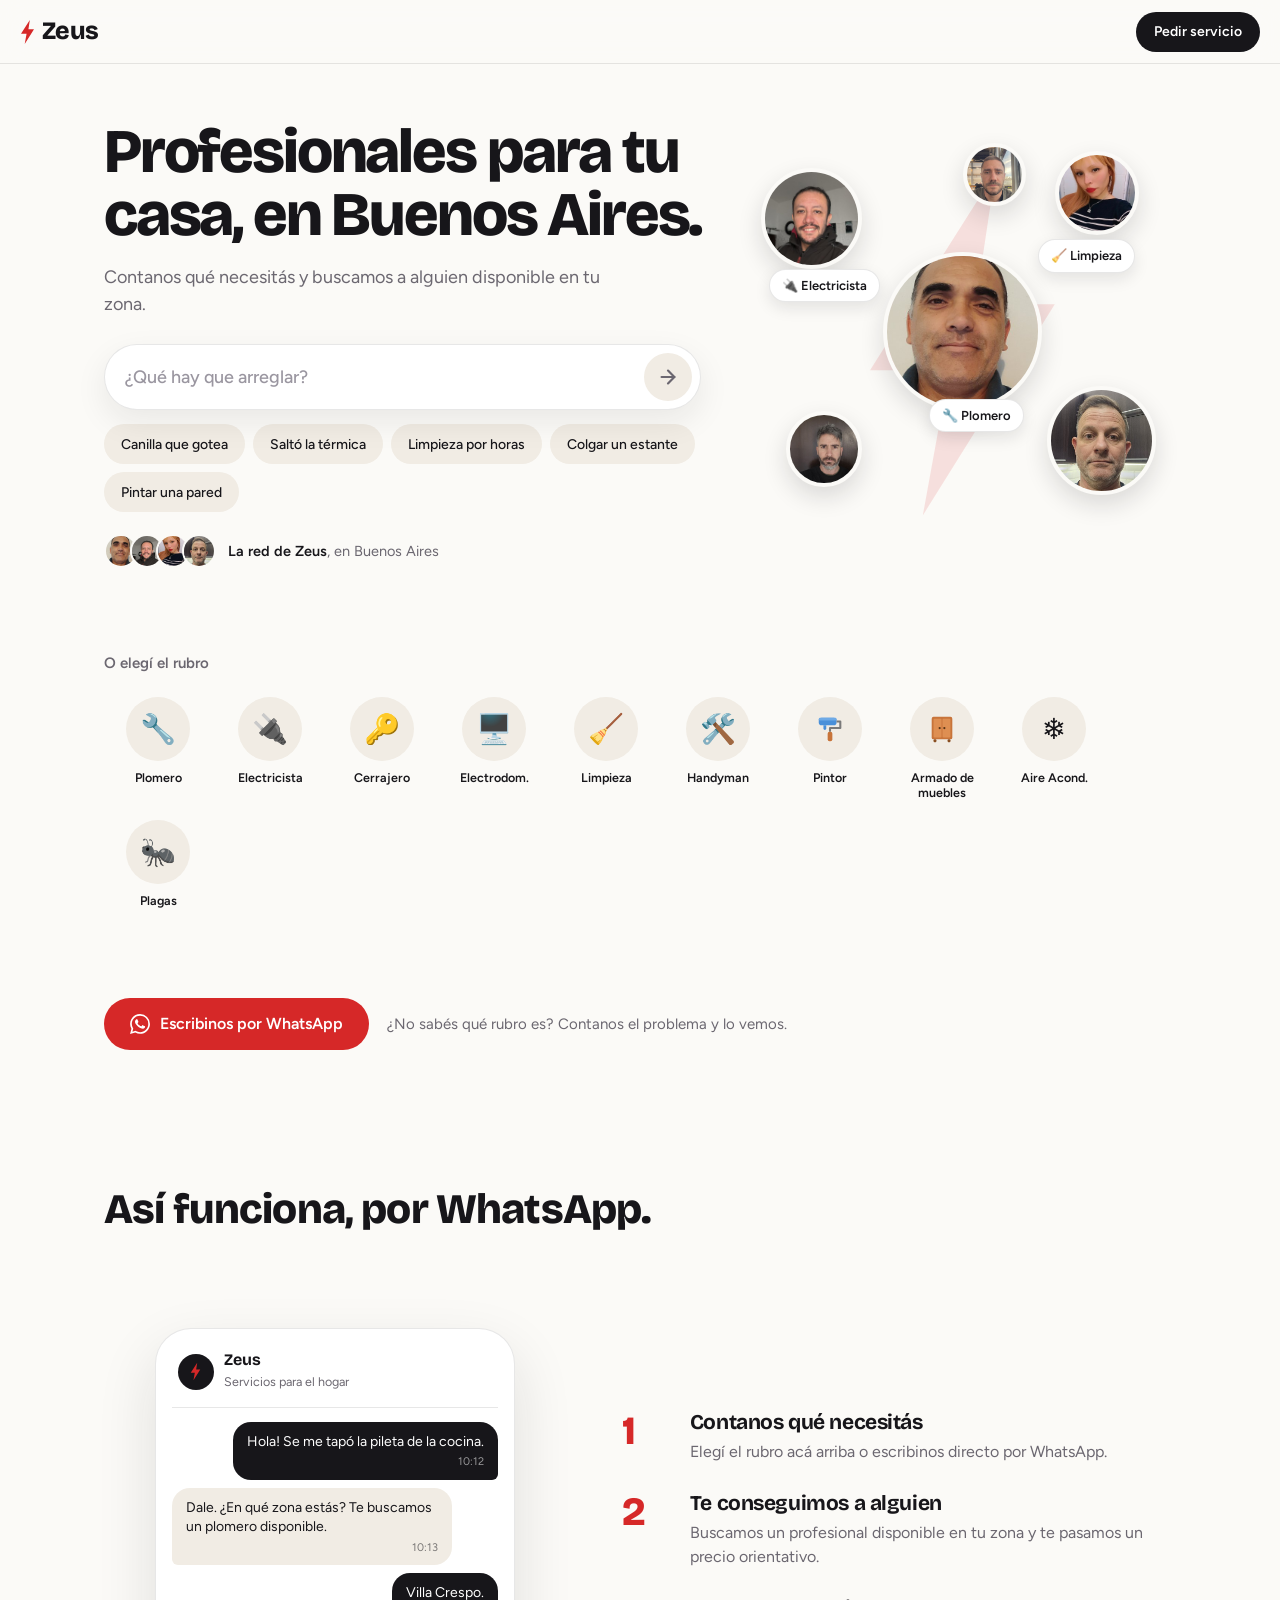
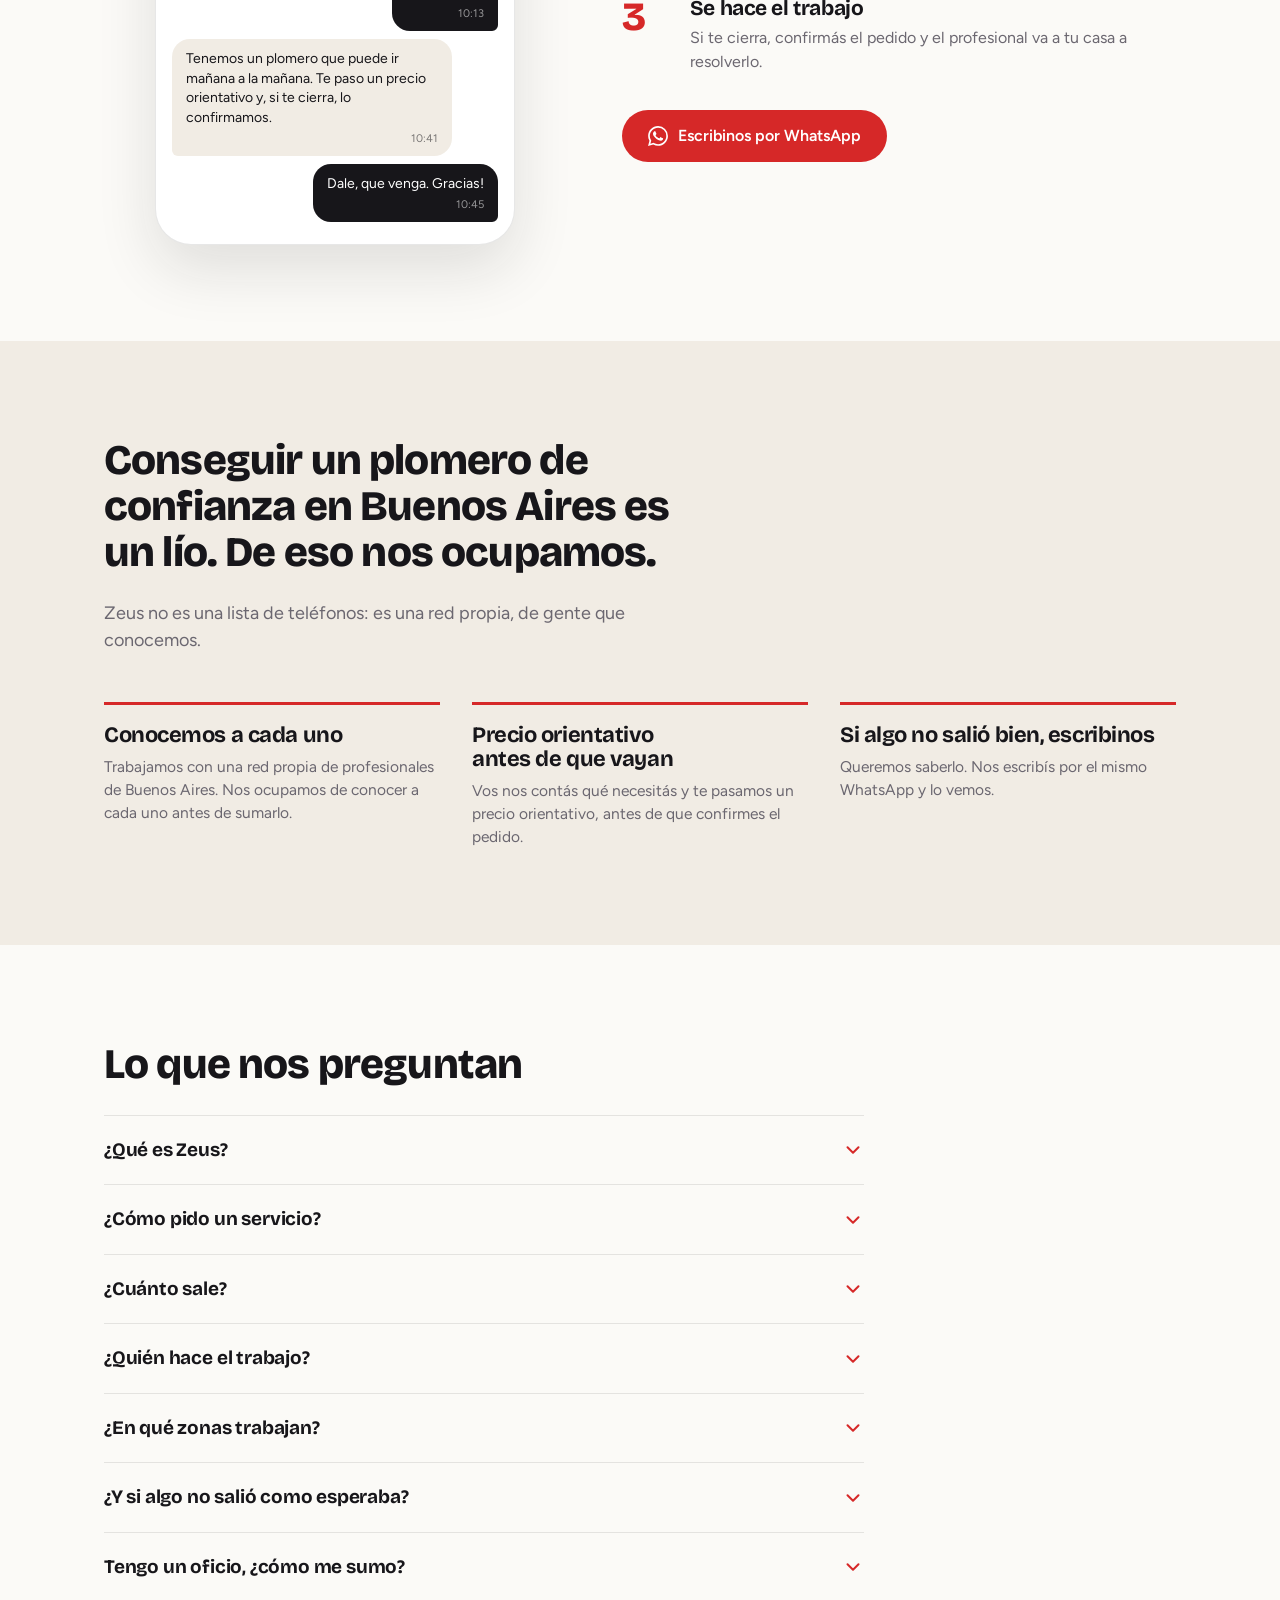
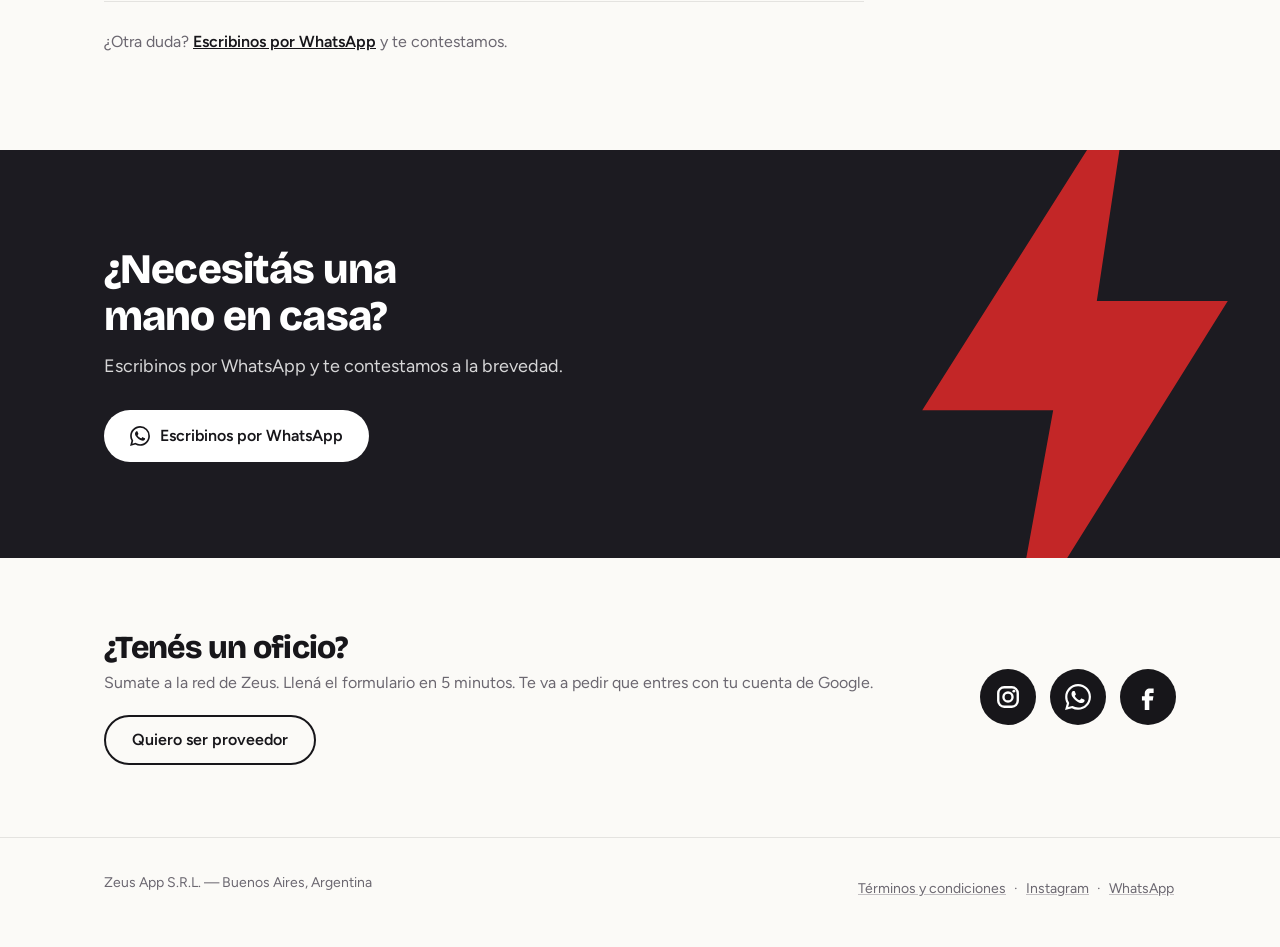
<file: landing/index.html>
<!DOCTYPE html>
<html lang="es">
<head>
<meta charset="UTF-8">
<meta name="viewport" content="width=device-width, initial-scale=1.0">
<title>Zeus ⚡ — Servicios para el hogar en Buenos Aires</title>
<meta name="description" content="Plomeros, electricistas, gasistas, limpieza y más en Buenos Aires. Nos escribís por WhatsApp y te conseguimos a alguien.">
<meta name="theme-color" content="#FBFAF7">
<meta property="og:title" content="Zeus ⚡ — Servicios para el hogar en Buenos Aires">
<meta property="og:description" content="Plomeros, electricistas, gasistas, limpieza y más. Nos escribís por WhatsApp y te conseguimos a alguien.">
<meta property="og:type" content="website">
<meta property="og:site_name" content="Zeus">
<!-- og:url y og:image tienen que ser direcciones completas. Si algun dia
     cambia el dominio, hay que cambiarlas aca. -->
<meta property="og:url" content="https://somoszeus.com/">
<meta property="og:image" content="https://somoszeus.com/og.png">
<meta property="og:image:width" content="1200">
<meta property="og:image:height" content="630">
<meta property="og:image:alt" content="Zeus - servicios para el hogar en Buenos Aires">
<meta name="twitter:card" content="summary_large_image">
<meta property="og:locale" content="es_AR">
<link rel="icon" href="data:image/svg+xml,%3Csvg xmlns='http://www.w3.org/2000/svg' viewBox='0 0 64 64'%3E%3Crect width='64' height='64' rx='12' fill='%23111'/%3E%3Cpath d='M37 6 18 36h12l-4 22 20-32H34z' fill='%23D62828'/%3E%3C/svg%3E">
<link rel="preconnect" href="https://fonts.googleapis.com">
<link rel="preconnect" href="https://fonts.gstatic.com" crossorigin>
<link rel="stylesheet" href="https://fonts.googleapis.com/css2?family=Bricolage+Grotesque:opsz,wght@12..96,700;12..96,800&family=Figtree:wght@400;500;600;700&display=swap">
<style>
  * { margin: 0; padding: 0; box-sizing: border-box; }
  /* Los colores y medidas de la página, en un solo lugar (ver DISENO.md). */
  :root {
    --rojo: #D62828;
    --rojo-oscuro: #B51F1F;         /* botones rojos al pasar el mouse */
    --rojo-suave: #FBE9E8;          /* fondo del rubro elegido y de las etiquetas */
    --tinta: #17161A;               /* texto, títulos, "Pedir servicio" */
    --tormenta: #1C1B21;            /* la banda oscura del cierre */
    --texto-suave: #6B6770;
    --papel: #FBFAF7;               /* fondo de toda la página */
    --arena: #F1ECE4;               /* superficies: chips, círculos de los rubros, paneles */
    --blanco: #FFFFFF;
    --borde: rgba(23, 22, 26, 0.10);
    --titulos: 'Bricolage Grotesque', 'Segoe UI', Roboto, sans-serif;
    --letra: 'Figtree', system-ui, -apple-system, 'Segoe UI', Roboto, sans-serif;
    --radio: 16px;                  /* esquinas de las tarjetas */
    --pildora: 999px;               /* botones y chips */
    --ancho: 1120px;
    --nav-h: 64px;
  }
  html { scroll-behavior: smooth; }
  @media (prefers-reduced-motion: reduce) {
    html { scroll-behavior: auto; }
    *, *::before, *::after { transition: none !important; animation: none !important; }
  }
  body {
    font-family: var(--letra);
    font-weight: 400;
    color: var(--tinta);
    background: var(--papel);
    padding-top: var(--nav-h);
    line-height: 1.5;
    -webkit-font-smoothing: antialiased;
  }
  button, input { font-family: inherit; }
  h1, h2, h3 { font-family: var(--titulos); font-weight: 700; letter-spacing: -0.02em; line-height: 1.1; color: var(--tinta); text-wrap: balance; }
  h2 { font-size: clamp(28px, 3.6vw, 42px); font-weight: 800; }
  /* El rayo de Zeus: siempre el mismo dibujo y siempre rojo (igual que el ícono de la pestaña). */
  .rayo { fill: var(--rojo); display: block; }
  .ico-wa { width: 20px; height: 20px; fill: currentColor; flex: none; }
  .ico { width: 18px; height: 18px; fill: none; stroke: currentColor; stroke-width: 2.2; stroke-linecap: round; stroke-linejoin: round; flex: none; }
  .adentro { max-width: var(--ancho); margin: 0 auto; padding: 0 24px; }
  @media (max-width: 600px) { .adentro { padding: 0 20px; } }

  /* BOTONES: píldoras. Todo lo que se toca mide al menos 44px de alto. */
  .btn-primary, .btn-white, .btn-secondary, .nav-cta {
    display: inline-flex;
    align-items: center;
    justify-content: center;
    gap: 10px;
    min-height: 52px;
    padding: 0 26px;
    border-radius: var(--pildora);
    font-size: 16px;
    font-weight: 600;
    text-decoration: none;
    cursor: pointer;
    border: none;
    transition: background .15s, color .15s, border-color .15s;
  }
  .btn-primary { background: var(--rojo); color: var(--blanco); }
  .btn-primary:hover { background: var(--rojo-oscuro); }
  .btn-white { background: var(--blanco); color: var(--tinta); }
  .btn-white:hover { background: var(--arena); }
  .btn-secondary { background: transparent; color: var(--tinta); border: 2px solid var(--tinta); min-height: 50px; }
  .btn-secondary:hover { background: var(--tinta); color: var(--blanco); }

  /* BARRA DE ARRIBA: lo único fijo */
  nav {
    position: fixed;
    top: 0; left: 0; right: 0;
    height: var(--nav-h);
    background: rgba(251, 250, 247, 0.88);
    -webkit-backdrop-filter: blur(14px);
    backdrop-filter: blur(14px);
    border-bottom: 1px solid var(--borde);
    display: flex;
    align-items: center;
    justify-content: space-between;
    padding: 0 20px;
    z-index: 100;
  }
  .logo {
    display: flex;
    align-items: center;
    gap: 7px;
    font-family: var(--titulos);
    font-weight: 800;
    font-size: 25px;
    letter-spacing: -0.03em;
    color: var(--tinta);
    text-decoration: none;
  }
  .logo .rayo { width: 15px; height: 26px; }
  .nav-cta { background: var(--tinta); color: var(--blanco); min-height: 40px; padding: 0 18px; font-size: 14px; }
  .nav-cta:hover { background: var(--rojo); }

  /* PORTADA: a la izquierda el pedido, a la derecha la red (fotos de verdad) */
  .hero { padding: 56px 0 40px; }
  .hero .adentro {
    display: grid;
    grid-template-columns: minmax(0, 7fr) minmax(0, 5fr);
    gap: 48px;
    align-items: center;
  }
  .hero h1 {
    font-size: clamp(36px, 5.2vw, 62px);
    font-weight: 800;
    letter-spacing: -0.035em;
    line-height: 1.02;
    margin-bottom: 18px;
  }
  .hero-sub {
    font-size: 18px;
    color: var(--texto-suave);
    max-width: 520px;
    margin-bottom: 26px;
  }

  /* BUSCADOR: la caja del pedido. Mientras hay algo escrito, los resultados
     ocupan el lugar de los rubros (así se ven sobre el teclado del celular). */
  .buscador {
    position: relative;
    display: flex;
    align-items: center;
    gap: 8px;
    max-width: 600px;
    padding: 8px 8px 8px 20px;
    background: var(--blanco);
    border: 1px solid var(--borde);
    border-radius: var(--pildora);
    box-shadow: 0 12px 32px rgba(23, 22, 26, 0.08);
    scroll-margin-top: calc(var(--nav-h) + 12px);
    transition: border-color .2s, box-shadow .2s;
  }
  .buscador:focus-within { border-color: var(--tinta); box-shadow: 0 12px 32px rgba(23, 22, 26, 0.12); }
  .buscador input {
    flex: 1;
    min-width: 0;
    min-height: 48px;
    background: transparent;
    border: none;
    color: var(--tinta);
    font-size: 18px;                    /* con menos de 16px el iPhone hace zoom al tocar */
    font-weight: 500;
    -webkit-appearance: none;
    appearance: none;
  }
  .buscador input::placeholder { color: #9A96A0; opacity: 1; }
  .buscador input::-webkit-search-cancel-button { display: none; }
  .buscador input:focus { outline: none; }
  .buscador .borrar {
    flex: none;
    width: 44px; height: 44px;
    background: none;
    border: none;
    border-radius: 50%;
    color: var(--texto-suave);
    font-size: 24px;
    line-height: 1;
    cursor: pointer;
  }
  .buscador .borrar:hover { background: var(--arena); }
  .buscador .borrar[hidden] { display: none; }
  .buscador .enviar {
    flex: none;
    width: 48px; height: 48px;
    display: flex; align-items: center; justify-content: center;
    background: var(--arena);
    color: var(--texto-suave);
    border: none;
    border-radius: 50%;
    cursor: pointer;
    transition: background .15s, color .15s;
  }
  .buscador .enviar .ico { width: 22px; height: 22px; stroke-width: 2.4; }
  /* Con algo escrito, la flecha se pone roja. */
  .buscador.con-texto .enviar { background: var(--rojo); color: var(--blanco); }
  .buscador.con-texto .enviar:hover { background: var(--rojo-oscuro); }
  .solo-lectores {
    position: absolute;
    width: 1px; height: 1px;
    overflow: hidden;
    clip-path: inset(50%);
    white-space: nowrap;
  }

  /* EJEMPLOS: chips que rellenan el buscador (la lista está en datos/config.js). */
  .chips { display: flex; flex-wrap: wrap; gap: 8px; margin: 14px 0 0; max-width: 600px; }
  .chips:empty { display: none; }
  .chip {
    display: inline-flex;
    align-items: center;
    min-height: 40px;
    padding: 0 16px;
    background: var(--arena);
    border: 1px solid transparent;
    border-radius: var(--pildora);
    color: var(--tinta);
    font-size: 14px;
    font-weight: 500;
    white-space: nowrap;
    cursor: pointer;
    transition: background .15s, border-color .15s;
  }
  .chip:hover { background: #E9E2D8; }

  /* LA RED: fotos de verdad de la gente que ya está en Zeus (las arma app.js). */
  .red {
    position: relative;
    width: 100%;
    max-width: 420px;
    aspect-ratio: 1 / 1;
    margin: 0 auto;
  }
  .red .rayo-grande {
    position: absolute;
    left: 18%; top: 6%;
    width: 64%;
    height: 88%;
    fill: var(--rojo);
    opacity: 0.12;
  }
  .red .cara {
    position: absolute;
    width: var(--d);
    height: var(--d);
    border-radius: 50%;
    object-fit: cover;
    background: var(--arena);
    border: 4px solid var(--papel);
    box-shadow: 0 10px 24px rgba(23, 22, 26, 0.14);
  }
  .red .sin-foto {
    display: flex; align-items: center; justify-content: center;
    font-family: var(--titulos); font-weight: 800; font-size: calc(var(--d) * 0.36);
    color: var(--texto-suave);
  }
  .red .oficio {
    position: absolute;
    display: inline-flex; align-items: center; gap: 6px;
    padding: 6px 12px;
    background: var(--blanco);
    border: 1px solid var(--borde);
    border-radius: var(--pildora);
    font-size: 13px; font-weight: 600;
    box-shadow: 0 6px 16px rgba(23, 22, 26, 0.10);
    white-space: nowrap;
  }
  .red .oficio .dibujo { width: 16px; height: 16px; }
  .red:empty { display: none; }
  /* Dónde va cada cara (hasta 6) y las etiquetas de oficio */
  .red .c1 { --d: 38%; left: 31%; top: 28%; }
  .red .c2 { --d: 24%; left: 2%;  top: 8%; }
  .red .c3 { --d: 20%; left: 72%; top: 4%; }
  .red .c4 { --d: 26%; left: 70%; top: 60%; }
  .red .c5 { --d: 18%; left: 8%;  top: 66%; }
  .red .c6 { --d: 15%; left: 50%; top: 2%; }
  .red .e1 { left: 42%; top: 63%; }     /* debajo de la cara grande */
  .red .e2 { left: 4%;  top: 32%; }     /* debajo de la de arriba a la izquierda */
  .red .e3 { left: 68%; top: 25%; }     /* debajo de la de arriba a la derecha */

  /* Debajo de los ejemplos: cuántas personas hay en la red hoy (número real) */
  .hero-red {
    display: flex;
    align-items: center;
    gap: 12px;
    margin-top: 22px;
    font-size: 14.5px;
    color: var(--texto-suave);
  }
  .hero-red .pila { display: flex; }
  .hero-red .pila img, .hero-red .pila .sin-foto {
    width: 34px; height: 34px;
    border-radius: 50%;
    object-fit: cover;
    border: 2px solid var(--papel);
    margin-left: -8px;
    background: var(--arena);
    display: flex; align-items: center; justify-content: center;
    font-size: 13px; font-weight: 700; color: var(--texto-suave);
  }
  .hero-red .pila > :first-child { margin-left: 0; }
  .hero-red strong { color: var(--tinta); font-weight: 600; }
  .hero-red:empty { display: none; }

  .hero.buscando { padding-bottom: 24px; }
  .hero.buscando .hero-red,
  .hero.buscando .red,
  .hero.buscando .rubros-bloque,
  .hero.buscando .hero-wa { display: none; }
  @media (max-width: 860px) {
    .hero { padding: 40px 0 36px; }
    .hero .adentro { grid-template-columns: minmax(0, 1fr); gap: 0; }   /* minmax(0, …): los chips no ensanchan la página */
    .red { display: none; }           /* en el celular, la red se ve en la pila de fotos de abajo */
    .hero h1 { margin-bottom: 14px; }
    .hero-sub { font-size: 17px; margin-bottom: 22px; }
    .chips { flex-wrap: nowrap; overflow-x: auto; margin: 12px -20px 0; padding: 2px 20px; max-width: none; scrollbar-width: none; -webkit-overflow-scrolling: touch; }
    .chips::-webkit-scrollbar { display: none; }
  }

  /* RUBROS: ícono en un círculo y nombre debajo. 4 por fila en celular, una fila en pantalla grande. */
  .rubros-bloque { grid-column: 1 / -1; margin-top: 36px; }
  .rubros-titulo {
    font-size: 15px;
    font-weight: 600;
    color: var(--texto-suave);
    margin-bottom: 16px;
    scroll-margin-top: calc(var(--nav-h) + 12px);
  }
  .rubros {
    display: grid;
    grid-template-columns: repeat(4, minmax(0, 1fr));
    gap: 10px 6px;
    scroll-margin-top: calc(var(--nav-h) + 12px);
  }
  .rubro {
    display: flex;
    flex-direction: column;
    align-items: center;
    gap: 9px;
    padding: 6px 2px;
    background: none;
    border: none;
    border-radius: 14px;
    color: var(--tinta);
    cursor: pointer;
  }
  .rubro .icon {
    width: 60px; height: 60px;
    border-radius: 50%;
    background: var(--arena);
    display: flex; align-items: center; justify-content: center;
    font-size: 27px; line-height: 1;
    box-shadow: 0 0 0 0 var(--rojo);
    transition: background .15s, box-shadow .15s, transform .15s;
  }
  .rubro:hover .icon { background: #E9E2D8; transform: translateY(-2px); }
  .rubro .label { font-size: 12.5px; font-weight: 600; line-height: 1.2; text-align: center; }
  .rubro.active .icon { background: var(--rojo-suave); box-shadow: 0 0 0 3px var(--rojo); }
  .rubro.active .label { color: var(--rojo); }
  /* Dibujos propios donde no hay emoji (rodillo, armario), del tamaño de un emoji */
  .dibujo { width: 1.1em; height: 1.1em; display: inline-block; vertical-align: -0.18em; }
  .rubro .icon .dibujo { width: 30px; height: 30px; }
  @media (min-width: 720px) {
    .rubros { display: flex; flex-wrap: wrap; gap: 8px 4px; }
    .rubro { width: 108px; }
    .rubro .icon { width: 64px; height: 64px; font-size: 29px; }
  }
  .hero-wa { grid-column: 1 / -1; margin-top: 36px; display: flex; align-items: center; gap: 18px; flex-wrap: wrap; }
  .hero-wa p { font-size: 15px; color: var(--texto-suave); }
  /* Con un panel abierto se esconde, para que los profesionales queden pegados a los rubros. */
  .hero.con-panel { padding-bottom: 24px; }
  .hero.con-panel .hero-wa { display: none; }

  /* PANEL DE PROFESIONALES: se abre justo debajo de los rubros */
  .providers-panel {
    display: none;
    background: var(--arena);
    padding: 32px 0 40px;
  }
  .providers-panel.open { display: block; }
  .providers-panel h3 { font-size: 22px; margin-bottom: 18px; }
  .providers-panel h3.subsection-title { margin-top: 32px; }
  .providers-panel h3 .subtitle {
    font-family: var(--letra);
    font-weight: 500;
    font-size: 14px;
    letter-spacing: 0;
    color: var(--texto-suave);
    margin-left: 4px;
  }
  .providers-panel .rubro-desc { font-size: 15px; color: var(--texto-suave); margin: -10px 0 18px; max-width: 640px; }
  .providers-panel .vacio { font-size: 15px; color: var(--texto-suave); }
  .providers-grid {
    /* Grilla que se acomoda sola: 2 columnas en celular, hasta 6 en pantalla grande. */
    display: grid;
    grid-template-columns: repeat(auto-fill, minmax(168px, 1fr));
    gap: 12px;
  }
  .provider-card {
    background: var(--blanco);
    border: 1px solid var(--borde);
    border-radius: var(--radio);
    padding: 20px 14px 14px;
    display: flex;
    flex-direction: column;
    align-items: center;
    gap: 6px;
    text-align: center;
  }
  .provider-card img,
  .provider-card .sin-foto {
    width: 84px;
    height: 84px;
    border-radius: 50%;
    object-fit: cover;
    background: var(--arena);            /* mientras llega la foto se ve un círculo, no un hueco */
  }
  .provider-card .sin-foto {
    color: var(--texto-suave);
    display: flex; align-items: center; justify-content: center;
    font-family: var(--titulos);
    font-size: 28px; font-weight: 800;
  }
  /* La foto y el nombre son un botón: abren la ficha de la persona (reseñas, qué hace). */
  .provider-card .prov-abrir {
    display: flex; flex-direction: column; align-items: center; gap: 6px;
    background: none; border: none; padding: 0; margin: 0;
    font: inherit; color: inherit; cursor: pointer; border-radius: 12px;
  }
  .provider-card .prov-abrir:hover .prov-name { color: var(--rojo); }
  .provider-card .prov-name { font-family: var(--titulos); font-size: 17px; font-weight: 700; letter-spacing: -0.01em; margin-top: 4px; transition: color .15s; }
  /* Puntaje: "4,5⚡ /5⚡ · 3 reseñas", con el rayo de Zeus. También abre la ficha. */
  .prov-rating {
    display: inline-flex; align-items: center; gap: 4px;
    background: none; border: none; padding: 2px 6px; margin: -2px 0 2px;
    font: inherit; font-size: 13.5px; font-weight: 600; color: var(--tinta);
    cursor: pointer; border-radius: var(--pildora);
  }
  .prov-rating:hover { background: var(--arena); }
  .prov-rating > span:last-child { font-weight: 400; color: var(--texto-suave); }
  /* El puntaje con rayitos: el número grande, el "/5" chico y suave. Mismo dibujo en la tarjeta y en la ficha. */
  .puntaje { display: inline-flex; align-items: baseline; gap: 3px; white-space: nowrap; }
  .puntaje strong { display: inline-flex; align-items: center; font-weight: 700; }
  .puntaje .de { display: inline-flex; align-items: center; font-weight: 500; color: var(--texto-suave); font-size: 0.8em; }
  .rayito { width: 0.62em; height: 1.05em; fill: var(--rojo); flex: none; margin-left: 1px; }
  .provider-card .prov-desc { font-size: 13.5px; color: var(--texto-suave); line-height: 1.4; margin-bottom: 6px; }
  .provider-card .prov-wa {
    margin-top: auto;
    width: 100%;
    min-height: 44px;                   /* tamaño cómodo para el dedo */
    padding: 0 10px;
    border-radius: var(--pildora);
    background: var(--tinta);
    color: var(--blanco);
    font-size: 14px;
    font-weight: 600;
    text-decoration: none;
    display: flex;
    align-items: center;
    justify-content: center;
    transition: background .15s;
  }
  .provider-card .prov-wa:hover { background: var(--rojo); }
  /* En los resultados del buscador: por qué aparece esta persona. */
  .provider-card .prov-match {
    font-size: 12px;
    font-weight: 600;
    line-height: 1.3;
    color: var(--rojo);
    background: var(--rojo-suave);
    border-radius: var(--pildora);
    padding: 5px 12px;
    margin-bottom: 6px;
  }
  .providers-panel .otra { font-size: 15px; color: var(--texto-suave); margin-top: 22px; }
  .providers-panel .otra a { color: var(--tinta); font-weight: 600; }
  @media (max-width: 480px) {
    .providers-panel { padding: 24px 0 28px; }
    .providers-grid { grid-template-columns: repeat(2, 1fr); gap: 10px; }
    .provider-card { padding: 16px 10px 10px; }
    .provider-card img, .provider-card .sin-foto { width: 72px; height: 72px; }
  }

  /* SECCIONES */
  .seccion { padding: 96px 0; }
  .seccion h2 { max-width: 640px; margin-bottom: 40px; }
  @media (max-width: 600px) { .seccion { padding: 64px 0; } .seccion h2 { margin-bottom: 28px; } }

  /* CÓMO FUNCIONA: una charla de ejemplo y los tres pasos al lado */
  .como .adentro { display: grid; grid-template-columns: minmax(0, 5fr) minmax(0, 6fr); gap: 56px; align-items: center; }
  .como h2 { grid-column: 1 / -1; }
  .telefono {
    max-width: 360px;
    margin: 0 auto;
    background: var(--blanco);
    border: 1px solid var(--borde);
    border-radius: 36px;
    padding: 18px 16px 22px;
    box-shadow: 0 24px 60px rgba(23, 22, 26, 0.12);
  }
  .telefono .cabecera {
    display: flex; align-items: center; gap: 10px;
    padding: 4px 6px 14px;
    border-bottom: 1px solid var(--borde);
    margin-bottom: 14px;
  }
  .telefono .cabecera .sello {
    width: 36px; height: 36px; border-radius: 50%;
    background: var(--tinta);
    display: flex; align-items: center; justify-content: center;
  }
  .telefono .cabecera .sello .rayo { width: 11px; height: 19px; }
  .telefono .cabecera strong { font-family: var(--titulos); font-size: 16px; display: block; line-height: 1.1; }
  .telefono .cabecera span { font-size: 12.5px; color: var(--texto-suave); }
  .charla { display: flex; flex-direction: column; gap: 8px; }
  .burbuja {
    max-width: 86%;
    padding: 10px 14px;
    border-radius: 18px;
    font-size: 14px;
    line-height: 1.4;
    background: var(--arena);
    color: var(--tinta);
    align-self: flex-start;
    border-bottom-left-radius: 6px;
  }
  .burbuja.cliente {
    align-self: flex-end;
    background: var(--tinta);
    color: var(--blanco);
    border-bottom-left-radius: 18px;
    border-bottom-right-radius: 6px;
  }
  .burbuja .hora { display: block; font-size: 11px; opacity: 0.55; margin-top: 3px; text-align: right; }
  .pasos { list-style: none; display: flex; flex-direction: column; gap: 28px; }
  .paso { display: grid; grid-template-columns: 52px 1fr; gap: 16px; align-items: start; }
  .paso .num {
    font-family: var(--titulos);
    font-weight: 800;
    font-size: 40px;
    line-height: 1;
    color: var(--rojo);
    letter-spacing: -0.04em;
  }
  .paso h3 { font-size: 21px; margin-bottom: 6px; }
  .paso p { font-size: 16px; color: var(--texto-suave); max-width: 460px; }
  .pasos-cta { margin-top: 8px; }
  @media (max-width: 860px) {
    .como .adentro { grid-template-columns: 1fr; gap: 40px; }
    .telefono { order: 2; }
    .paso .num { font-size: 34px; }
  }

  /* POR QUÉ ZEUS: una frase y tres cosas que hoy pasan de verdad */
  .porque { background: var(--arena); }
  .porque .lead { font-size: 18px; color: var(--texto-suave); max-width: 600px; margin: -16px 0 48px; }
  .valores { display: grid; grid-template-columns: repeat(3, 1fr); gap: 32px; }
  .valor { border-top: 3px solid var(--rojo); padding-top: 18px; }
  .valor h3 { font-size: 22px; margin-bottom: 8px; }
  .valor p { font-size: 15.5px; color: var(--texto-suave); }
  @media (max-width: 860px) { .valores { grid-template-columns: 1fr; gap: 24px; } }

  /* PREGUNTAS FRECUENTES */
  .faq h2 { margin-bottom: 28px; }
  .faq .lista { max-width: 760px; }
  .faq details { border-top: 1px solid var(--borde); }
  .faq details:last-child { border-bottom: 1px solid var(--borde); }
  .faq summary {
    list-style: none;
    display: flex; align-items: center; justify-content: space-between; gap: 16px;
    padding: 20px 0;
    font-family: var(--titulos);
    font-size: 19px; font-weight: 700; letter-spacing: -0.01em;
    cursor: pointer;
  }
  .faq summary::-webkit-details-marker { display: none; }
  .faq summary .flecha { flex: none; width: 22px; height: 22px; color: var(--rojo); transition: transform .2s; }
  .faq details[open] summary .flecha { transform: rotate(180deg); }
  .faq details p { font-size: 16px; color: var(--texto-suave); padding: 0 40px 22px 0; max-width: 620px; }
  .faq .mas { margin-top: 28px; font-size: 16px; color: var(--texto-suave); }
  .faq .mas a { color: var(--tinta); font-weight: 600; }
  @media (max-width: 600px) { .faq summary { padding: 16px 0; font-size: 17px; } .faq details p { padding-right: 0; } }

  /* CIERRE: banda oscura con el rayo */
  .cierre {
    position: relative;
    overflow: hidden;
    background: var(--tormenta);
    color: var(--blanco);
    padding: 96px 0;
  }
  .cierre .rayo-fondo {
    position: absolute;
    right: -4%; top: -22%;
    width: 40%;
    height: 150%;
    fill: var(--rojo);
    opacity: 0.9;
  }
  .cierre .adentro { position: relative; }
  .cierre h2 { color: var(--blanco); max-width: 560px; margin-bottom: 14px; }
  .cierre p { font-size: 18px; opacity: 0.82; max-width: 520px; margin-bottom: 30px; }
  @media (max-width: 600px) { .cierre { padding: 64px 0; } .cierre .rayo-fondo { right: -30%; width: 70%; opacity: 0.5; } }

  /* PARA PROFESIONALES: aparte, para que no compita con el pedido de servicio */
  .sumate { padding: 72px 0; }
  .sumate .adentro { display: flex; align-items: center; justify-content: space-between; gap: 24px; flex-wrap: wrap; }
  .sumate h2 { font-size: clamp(24px, 3vw, 32px); margin-bottom: 6px; }
  .sumate p { font-size: 16px; color: var(--texto-suave); }
  .sumate .btn-secondary { margin-top: 20px; }
  /* Redes de Zeus: círculos de tinta con el ícono en blanco; al pasar el mouse se ponen rojos */
  /* Ojo: la clase es .red-social y no .red, porque .red ya es la constelación de fotos de la portada */
  .redes { display: flex; gap: 14px; }
  .red-social {
    width: 56px; height: 56px;
    border-radius: 50%;
    display: inline-flex; align-items: center; justify-content: center;
    background: var(--tinta);
    color: var(--blanco);
    transition: background .15s;
  }
  .red-social:hover, .red-social:focus-visible { background: var(--rojo); }
  .red-social svg { width: 26px; height: 26px; fill: currentColor; }

  /* PIE */
  footer {
    border-top: 1px solid var(--borde);
    color: var(--texto-suave);
    padding: 32px 0 40px;
    font-size: 14px;
    line-height: 1.8;
  }
  footer .adentro { display: flex; justify-content: space-between; gap: 16px; flex-wrap: wrap; }
  footer a { color: var(--texto-suave); display: inline-block; padding: 6px 2px; text-decoration-color: rgba(107, 103, 112, 0.4); }
  footer a:hover { color: var(--tinta); }

  /* BARRA DE WHATSAPP EN EL CELULAR: aparece cuando la portada ya pasó */
  .barra-wa {
    position: fixed;
    left: 0; right: 0; bottom: 0;
    z-index: 90;
    padding: 10px 16px calc(10px + env(safe-area-inset-bottom));
    background: rgba(251, 250, 247, 0.92);
    -webkit-backdrop-filter: blur(14px);
    backdrop-filter: blur(14px);
    border-top: 1px solid var(--borde);
    transform: translateY(110%);
    transition: transform .25s;
  }
  .barra-wa.visible { transform: none; }
  .barra-wa .btn-primary { width: 100%; }
  @media (min-width: 861px) { .barra-wa { display: none; } }

  /* VENTANA "QUIERO SER PROVEEDOR" */
  dialog.elegir {
    margin: auto;
    width: min(440px, calc(100% - 32px));
    border: none;
    border-radius: 24px;
    padding: 28px 24px 24px;
    color: var(--tinta);
    background: var(--blanco);
    box-shadow: 0 20px 60px rgba(0, 0, 0, 0.3);
  }
  dialog.elegir::backdrop { background: rgba(23, 22, 26, 0.55); }
  .elegir h3 { font-size: 24px; margin-bottom: 8px; }
  .elegir .elegir-texto { font-size: 15px; color: var(--texto-suave); margin-bottom: 20px; }
  .elegir .opcion {
    display: flex; align-items: center; gap: 12px;
    padding: 14px 16px; margin-bottom: 10px;
    border: 1.5px solid var(--borde); border-radius: var(--radio);
    text-decoration: none; color: var(--tinta);
    transition: border-color .15s, background .15s;
  }
  .elegir .opcion:hover { border-color: var(--rojo); background: var(--rojo-suave); }
  .elegir .opcion .icon { font-size: 26px; }
  .elegir .opcion strong { display: block; font-size: 15px; font-weight: 700; }
  .elegir .opcion span span { display: block; font-size: 13px; color: var(--texto-suave); margin-top: 2px; }
  .elegir .aviso { font-size: 13px; color: var(--texto-suave); margin-top: 6px; }
  .elegir .cerrar, .ficha .cerrar {
    position: absolute; top: 8px; right: 8px;
    width: 44px; height: 44px;
    background: none; border: none; border-radius: 50%;
    font-size: 24px; color: var(--texto-suave); cursor: pointer;
  }
  .elegir .cerrar:hover, .ficha .cerrar:hover { background: var(--arena); }

  /* FICHA DE UN PROFESIONAL: foto, qué hace y sus reseñas. Se abre desde la tarjeta o con ?p=<id>. */
  dialog.ficha {
    margin: auto;
    width: min(520px, calc(100% - 32px));
    max-height: min(88vh, 760px);
    border: none;
    border-radius: 24px;
    padding: 0;
    color: var(--tinta);
    background: var(--blanco);
    box-shadow: 0 20px 60px rgba(0, 0, 0, 0.3);
    overflow: hidden;
  }
  dialog.ficha::backdrop { background: rgba(23, 22, 26, 0.55); }
  .ficha .cuerpo { padding: 28px 24px 0; overflow-y: auto; max-height: min(88vh, 760px); }
  .ficha .cerrar { z-index: 1; }
  .ficha .cuerpo:focus { outline: none; }
  .ficha .cabecera { display: flex; align-items: center; gap: 16px; margin-right: 36px; }
  .ficha .cabecera img, .ficha .cabecera .sin-foto {
    width: 72px; height: 72px; border-radius: 50%; object-fit: cover; background: var(--arena); flex: none;
  }
  .ficha .cabecera .sin-foto { display: flex; align-items: center; justify-content: center; font-family: var(--titulos); font-size: 30px; font-weight: 800; color: var(--texto-suave); }
  .ficha h3 { font-size: 24px; }
  .ficha .rubros { display: flex; flex-wrap: wrap; gap: 6px; margin-top: 14px; }
  .ficha .rubros span, .ficha .hace span {
    display: inline-flex; align-items: center; gap: 4px;
    background: var(--arena); border-radius: var(--pildora);
    padding: 4px 11px; font-size: 13px; font-weight: 500;
  }
  .ficha .rubros .dibujo { width: 16px; height: 16px; }
  .ficha .frase { font-size: 15px; color: var(--texto-suave); line-height: 1.5; margin: 18px 0 0; }
  .ficha h4 { font-family: var(--letra); font-size: 13px; font-weight: 600; color: var(--texto-suave); margin: 22px 0 10px; }
  .ficha .hace { display: flex; flex-wrap: wrap; gap: 6px; }
  .ficha .resumen { display: flex; align-items: baseline; gap: 10px; margin-top: 22px; }
  .ficha .resumen .puntaje { font-family: var(--titulos); font-size: 28px; letter-spacing: -0.02em; }
  .ficha .resumen .puntaje strong { font-weight: 800; }
  .ficha .resumen .puntaje .de { font-family: var(--letra); font-size: 15px; letter-spacing: 0; }
  .ficha .resumen > span { font-size: 14px; color: var(--texto-suave); }
  .ficha .resena { border-top: 1px solid var(--borde); padding: 14px 0; }
  .ficha .resena:last-child { padding-bottom: 4px; }
  .ficha .resena .puntaje { font-size: 15px; vertical-align: middle; }
  .ficha .resena .quien { font-size: 13px; color: var(--texto-suave); margin-left: 8px; vertical-align: middle; }
  .ficha .resena p { font-size: 15px; line-height: 1.5; margin: 8px 0 0; }
  /* El botón queda siempre a la vista, aunque la ficha sea larga y haya que deslizar. */
  .ficha .pie { position: sticky; bottom: 0; margin: 18px -24px 0; padding: 12px 24px 20px; background: linear-gradient(rgba(255,255,255,0), var(--blanco) 40%); }
  .ficha .pie .prov-wa { width: 100%; min-height: 48px; border-radius: var(--pildora); background: var(--tinta); color: var(--blanco); font-size: 15px; font-weight: 600; text-decoration: none; display: flex; align-items: center; justify-content: center; transition: background .15s; }
  .ficha .pie .prov-wa:hover { background: var(--rojo); }
  @media (max-width: 480px) {
    .ficha .cuerpo { padding: 24px 18px 0; }
    .ficha .pie { margin: 18px -18px 0; padding: 12px 18px 18px; }
    .ficha .cabecera img, .ficha .cabecera .sin-foto { width: 64px; height: 64px; }
    .ficha h3 { font-size: 21px; }
  }
  a:focus-visible, button:focus-visible, summary:focus-visible { outline: 3px solid var(--rojo); outline-offset: 2px; }
  .buscador .borrar:focus-visible, .buscador .enviar:focus-visible { outline-offset: -3px; }
  .cierre a:focus-visible { outline-color: var(--blanco); }
</style>
</head>
<body>

<!-- Dibujos propios: el rayo de Zeus, el ícono de WhatsApp, flechas y los rubros que no tienen un emoji adecuado -->
<svg width="0" height="0" style="position:absolute" aria-hidden="true">
  <defs>
    <!-- rayo de Zeus (el mismo del ícono de la pestaña) -->
    <symbol id="d-rayo" viewBox="16 4 32 56">
      <path d="M37 6 18 36h12l-4 22 20-32H34z"/>
    </symbol>
    <!-- WhatsApp -->
    <symbol id="d-wa" viewBox="0 0 24 24">
      <path d="M17.472 14.382c-.297-.149-1.758-.867-2.03-.967-.273-.099-.471-.148-.67.15-.197.297-.767.966-.94 1.164-.173.199-.347.223-.644.075-.297-.15-1.255-.463-2.39-1.475-.883-.788-1.48-1.761-1.653-2.059-.173-.297-.018-.458.13-.606.134-.133.298-.347.446-.52.149-.174.198-.298.298-.497.099-.198.05-.371-.025-.52-.075-.149-.669-1.612-.916-2.207-.242-.579-.487-.5-.669-.51-.173-.008-.371-.01-.57-.01-.198 0-.52.074-.792.372-.272.297-1.04 1.016-1.04 2.479 0 1.462 1.065 2.875 1.213 3.074.149.198 2.096 3.2 5.077 4.487.709.306 1.262.489 1.694.625.712.227 1.36.195 1.871.118.571-.085 1.758-.719 2.006-1.413.248-.694.248-1.289.173-1.413-.074-.124-.272-.198-.57-.347m-5.421 7.403h-.004a9.87 9.87 0 01-5.031-1.378l-.361-.214-3.741.982.998-3.648-.235-.374a9.86 9.86 0 01-1.51-5.26c.001-5.45 4.436-9.884 9.888-9.884 2.64 0 5.122 1.03 6.988 2.898a9.825 9.825 0 012.893 6.994c-.003 5.45-4.437 9.884-9.885 9.884m8.413-18.297A11.815 11.815 0 0012.05 0C5.495 0 .16 5.335.157 11.892c0 2.096.547 4.142 1.588 5.945L.057 24l6.305-1.654a11.882 11.882 0 005.683 1.448h.005c6.554 0 11.89-5.335 11.893-11.893a11.821 11.821 0 00-3.48-8.413z"/>
    </symbol>
    <!-- Instagram -->
    <symbol id="d-ig" viewBox="0 0 24 24">
      <rect x="3" y="3" width="18" height="18" rx="5.5" fill="none" stroke="currentColor" stroke-width="2.2"/>
      <circle cx="12" cy="12" r="4.2" fill="none" stroke="currentColor" stroke-width="2.2"/>
      <circle cx="17.4" cy="6.6" r="1.3" fill="currentColor"/>
    </symbol>
    <!-- Facebook -->
    <symbol id="d-fb" viewBox="0 0 24 24">
      <path d="M14.2 8.2h3V4.1h-3.3c-3 0-4.9 1.9-4.9 4.9v2.3H6.4v4h2.6V24h4.2v-8.7h3.2l.6-4h-3.8V9.4c0-.7.4-1.2 1-1.2z" fill="currentColor"/>
    </symbol>
    <!-- flecha hacia la derecha (buscador) -->
    <symbol id="d-flecha" viewBox="0 0 24 24">
      <path d="M5 12h14"/><path d="M12 5l7 7-7 7"/>
    </symbol>
    <!-- flecha hacia abajo (preguntas) -->
    <symbol id="d-abajo" viewBox="0 0 24 24">
      <path d="M6 9l6 6 6-6"/>
    </symbol>
    <!-- rodillo de pintar paredes -->
    <symbol id="d-rodillo" viewBox="0 0 32 32">
      <rect x="4" y="4" width="19" height="8" rx="3" fill="#4A90D9"/>
      <rect x="4" y="4" width="19" height="3" rx="1.5" fill="#6FAAE6"/>
      <path d="M23 8h4v7H16v4" fill="none" stroke="#7A7A7A" stroke-width="2.2" stroke-linejoin="round"/>
      <rect x="13.5" y="19" width="5" height="10" rx="2" fill="#C8743A"/>
      <path d="M9 12v3.5a1.5 1.5 0 0 0 3 0V12z" fill="#4A90D9"/>
    </symbol>
    <!-- armario / placard -->
    <symbol id="d-armario" viewBox="0 0 32 32">
      <rect x="5" y="3" width="22" height="24" rx="2" fill="#C8743A"/>
      <rect x="7" y="5" width="8.5" height="20" rx="1" fill="#DE8F52"/>
      <rect x="16.5" y="5" width="8.5" height="20" rx="1" fill="#DE8F52"/>
      <circle cx="13.5" cy="15" r="1.2" fill="#5A3417"/>
      <circle cx="18.5" cy="15" r="1.2" fill="#5A3417"/>
      <rect x="7" y="27" width="3" height="3" rx="1" fill="#8A4F22"/>
      <rect x="22" y="27" width="3" height="3" rx="1" fill="#8A4F22"/>
    </symbol>
  </defs>
</svg>

<nav>
  <a class="logo" href="#" aria-label="Zeus, ir al inicio">
    <svg class="rayo" aria-hidden="true"><use href="#d-rayo"/></svg> Zeus
  </a>
  <a class="nav-cta" data-wa href="#">Pedir servicio</a>
</nav>

<section class="hero">
  <div class="adentro">
    <div class="pedido">
      <h1>Profesionales para tu casa, en Buenos Aires.</h1>
      <p class="hero-sub">Contanos qué necesitás y buscamos a alguien disponible en tu zona.</p>

      <!-- Buscador: encuentra por nombre, por rubro y por lo puntual que hace cada persona (buscador.js).
           Cuando se empieza a buscar, la página sube hasta dejar esta caja arriba. -->
      <form class="buscador" id="buscador" role="search" action="#">
        <label class="solo-lectores" for="buscar">Buscar un servicio o un profesional</label>
        <input type="search" id="buscar" placeholder="¿Qué hay que arreglar?" autocomplete="off" autocapitalize="none" spellcheck="false" enterkeyhint="search">
        <button class="borrar" type="button" id="buscar-borrar" aria-label="Borrar la búsqueda" hidden>×</button>
        <button class="enviar" type="submit" aria-label="Buscar">
          <svg class="ico" aria-hidden="true"><use href="#d-flecha"/></svg>
        </button>
      </form>
      <!-- Ejemplos para tocar: se arman con datos/config.js (ejemplos). -->
      <div class="chips" id="chips" aria-label="Ejemplos de búsqueda"></div>
      <!-- Cuántas personas hay hoy en la red, con sus fotos (lo arma app.js con datos reales). -->
      <p class="hero-red" id="hero-red"></p>
    </div>

    <!-- La red: fotos de la gente que ya está en Zeus (app.js). -->
    <div class="red" id="red" aria-hidden="true"></div>

    <div class="rubros-bloque">
      <p class="rubros-titulo" id="servicios">O elegí el rubro</p>
      <!-- Los rubros se arman con datos/rubros.js. Tocar uno abre su panel acá abajo. -->
      <div class="rubros" id="rubros"></div>
    </div>

    <div class="hero-wa">
      <a class="btn-primary" data-wa href="#">
        <svg class="ico-wa" aria-hidden="true"><use href="#d-wa"/></svg> Escribinos por WhatsApp
      </a>
      <p>¿No sabés qué rubro es? Contanos el problema y lo vemos.</p>
    </div>
  </div>
</section>

<!-- Resultados del buscador: mismo formato que un panel de rubro -->
<div id="resultados" class="providers-panel" aria-live="polite"></div>
<!-- La lógica del buscador. Va acá y no al final con los demás archivos a propósito:
     esas líneas las reescribe la Action todas las noches, y tocarlas en un Pull Request
     termina en conflicto. El ?v= de esta línea también lo cambia la Action. -->
<script src="buscador.js?v=202611280437"></script>

<!-- Los paneles se arman con datos/profesionales.js -->
<div id="paneles"></div>

<section class="seccion como">
  <div class="adentro">
    <h2>Así funciona, por WhatsApp.</h2>
    <!-- Una charla de ejemplo. Ilustrativa: sin precios ni nombres reales. -->
    <div class="telefono" aria-hidden="true">
      <div class="cabecera">
        <div class="sello"><svg class="rayo" aria-hidden="true"><use href="#d-rayo"/></svg></div>
        <div><strong>Zeus</strong><span>Servicios para el hogar</span></div>
      </div>
      <div class="charla">
        <div class="burbuja cliente">Hola! Se me tapó la pileta de la cocina.<span class="hora">10:12</span></div>
        <div class="burbuja">Dale. ¿En qué zona estás? Te buscamos un plomero disponible.<span class="hora">10:13</span></div>
        <div class="burbuja cliente">Villa Crespo.<span class="hora">10:13</span></div>
        <div class="burbuja">Tenemos un plomero que puede ir mañana a la mañana. Te paso un precio orientativo y, si te cierra, lo confirmamos.<span class="hora">10:41</span></div>
        <div class="burbuja cliente">Dale, que venga. Gracias!<span class="hora">10:45</span></div>
      </div>
    </div>
    <ol class="pasos">
      <li class="paso">
        <span class="num">1</span>
        <div>
          <h3>Contanos qué necesitás</h3>
          <p>Elegí el rubro acá arriba o escribinos directo por WhatsApp.</p>
        </div>
      </li>
      <li class="paso">
        <span class="num">2</span>
        <div>
          <h3>Te conseguimos a alguien</h3>
          <p>Buscamos un profesional disponible en tu zona y te pasamos un precio orientativo.</p>
        </div>
      </li>
      <li class="paso">
        <span class="num">3</span>
        <div>
          <h3>Se hace el trabajo</h3>
          <p>Si te cierra, confirmás el pedido y el profesional va a tu casa a resolverlo.</p>
        </div>
      </li>
      <li class="pasos-cta">
        <a class="btn-primary" data-wa href="#">
          <svg class="ico-wa" aria-hidden="true"><use href="#d-wa"/></svg> Escribinos por WhatsApp
        </a>
      </li>
    </ol>
  </div>
</section>

<section class="seccion porque">
  <div class="adentro">
    <h2>Conseguir un plomero de confianza en Buenos Aires es un lío. De eso nos ocupamos.</h2>
    <p class="lead">Zeus no es una lista de teléfonos: es una red propia, de gente que conocemos.</p>
    <div class="valores">
      <div class="valor">
        <h3>Conocemos a cada uno</h3>
        <p>Trabajamos con una red propia de profesionales de Buenos Aires. Nos ocupamos de conocer a cada uno antes de sumarlo.</p>
      </div>
      <div class="valor">
        <h3>Precio orientativo antes de que vayan</h3>
        <p>Vos nos contás qué necesitás y te pasamos un precio orientativo, antes de que confirmes el pedido.</p>
      </div>
      <div class="valor">
        <h3>Si algo no salió bien, escribinos</h3>
        <p>Queremos saberlo. Nos escribís por el mismo WhatsApp y lo vemos.</p>
      </div>
    </div>
  </div>
</section>

<section class="seccion faq">
  <div class="adentro">
    <h2>Lo que nos preguntan</h2>
    <div class="lista">
      <details>
        <summary>¿Qué es Zeus? <svg class="ico flecha" aria-hidden="true"><use href="#d-abajo"/></svg></summary>
        <p>Una red propia de profesionales para el hogar en Buenos Aires: plomeros, electricistas, gasistas, limpieza y más. Nos contás qué necesitás por WhatsApp y buscamos a alguien disponible en tu zona.</p>
      </details>
      <details>
        <summary>¿Cómo pido un servicio? <svg class="ico flecha" aria-hidden="true"><use href="#d-abajo"/></svg></summary>
        <p>Elegí el rubro en la portada, buscá lo que necesitás o escribinos directo por WhatsApp. Buscamos un profesional disponible en tu zona y te pasamos un precio orientativo.</p>
      </details>
      <details>
        <summary>¿Cuánto sale? <svg class="ico flecha" aria-hidden="true"><use href="#d-abajo"/></svg></summary>
        <p>Depende del trabajo. Nos contás qué necesitás y te pasamos un precio orientativo por WhatsApp, antes de que confirmes el pedido.</p>
      </details>
      <details>
        <summary>¿Quién hace el trabajo? <svg class="ico flecha" aria-hidden="true"><use href="#d-abajo"/></svg></summary>
        <p>El profesional. Zeus te conecta con alguien de su red, disponible en tu zona, y se ocupa de conocer a cada uno antes de sumarlo.</p>
      </details>
      <details>
        <summary>¿En qué zonas trabajan? <svg class="ico flecha" aria-hidden="true"><use href="#d-abajo"/></svg></summary>
        <p>En Buenos Aires. Contanos tu zona y buscamos a alguien disponible cerca tuyo.</p>
      </details>
      <details>
        <summary>¿Y si algo no salió como esperaba? <svg class="ico flecha" aria-hidden="true"><use href="#d-abajo"/></svg></summary>
        <p>Escribinos. Queremos saberlo.</p>
      </details>
      <details>
        <summary>Tengo un oficio, ¿cómo me sumo? <svg class="ico flecha" aria-hidden="true"><use href="#d-abajo"/></svg></summary>
        <p>Tocá "Quiero ser proveedor" acá abajo y llená el formulario: lleva unos 5 minutos. Después lo revisamos.</p>
      </details>
    </div>
    <p class="mas">¿Otra duda? <a data-wa href="#">Escribinos por WhatsApp</a> y te contestamos.</p>
  </div>
</section>

<section class="cierre">
  <svg class="rayo-fondo" aria-hidden="true"><use href="#d-rayo"/></svg>
  <div class="adentro">
    <h2>¿Necesitás una mano en casa?</h2>
    <p>Escribinos por WhatsApp y te contestamos a la brevedad.</p>
    <a class="btn-white" data-wa href="#">
      <svg class="ico-wa" aria-hidden="true"><use href="#d-wa"/></svg> Escribinos por WhatsApp
    </a>
  </div>
</section>

<section class="sumate">
  <div class="adentro">
    <div>
      <h2>¿Tenés un oficio?</h2>
      <p id="texto-proveedor">Sumate a la red de Zeus. Llená el formulario en 5 minutos.</p>
      <!-- Link común (no botón): abre el formulario aunque falle el JavaScript o el navegador tenga
           guardada una versión vieja. app.js lo reemplaza por el link de datos/config.js. -->
      <a class="btn-secondary" id="abrir-proveedor" href="https://docs.google.com/forms/d/e/1FAIpQLSctsV77KvJDRsZw6yMwxKK2JXgPJA2XVT912YEHgWZIuGcDnA/viewform" target="_blank" rel="noopener">Quiero ser proveedor</a>
    </div>
    <!-- Redes de Zeus: solo los íconos, cada uno abre la red en otra pestaña -->
    <div class="redes">
      <a class="red-social" href="https://www.instagram.com/zeusba_/" target="_blank" rel="noopener" aria-label="Instagram de Zeus" title="Instagram">
        <svg aria-hidden="true"><use href="#d-ig"/></svg>
      </a>
      <a class="red-social" data-wa href="#" aria-label="WhatsApp de Zeus" title="WhatsApp">
        <svg aria-hidden="true"><use href="#d-wa"/></svg>
      </a>
      <a class="red-social" href="https://www.facebook.com/profile.php?id=61594309526163" target="_blank" rel="noopener" aria-label="Facebook de Zeus" title="Facebook">
        <svg aria-hidden="true"><use href="#d-fb"/></svg>
      </a>
    </div>
  </div>
</section>

<footer>
  <div class="adentro">
    <p>Zeus App S.R.L. — Buenos Aires, Argentina</p>
    <p><a href="terminos.pdf" target="_blank" rel="noopener">Términos y condiciones</a> &nbsp;·&nbsp; <a href="https://www.instagram.com/zeusba_/" target="_blank" rel="noopener">Instagram</a> &nbsp;·&nbsp; <a data-wa href="#">WhatsApp</a></p>
  </div>
</footer>

<!-- En el celular, el botón de WhatsApp acompaña abajo cuando la portada ya pasó (app.js) -->
<div class="barra-wa" id="barra-wa">
  <a class="btn-primary" data-wa href="#">
    <svg class="ico-wa" aria-hidden="true"><use href="#d-wa"/></svg> Escribinos por WhatsApp
  </a>
</div>


<!-- Ficha de un profesional: la arma app.js al tocar una tarjeta (o con somoszeus.com/?p=<id>) -->
<dialog class="ficha" id="ficha" aria-labelledby="ficha-nombre">
  <button class="cerrar" type="button" aria-label="Cerrar" data-cerrar>×</button>
  <div class="cuerpo" id="ficha-cuerpo" tabindex="-1"></div>
</dialog>

<!-- ?v= evita que el navegador muestre una versión vieja: la Action lo cambia en cada corrida
     (en los cuatro archivos a la vez, así la página y su comportamiento nunca quedan desparejos). -->
<script src="datos/config.js?v=202611280437"></script>
<script src="datos/rubros.js?v=202611280437"></script>
<script src="datos/profesionales.js?v=202611280437"></script>
<script src="app.js?v=202611280437"></script>
</body>
</html>
</file>
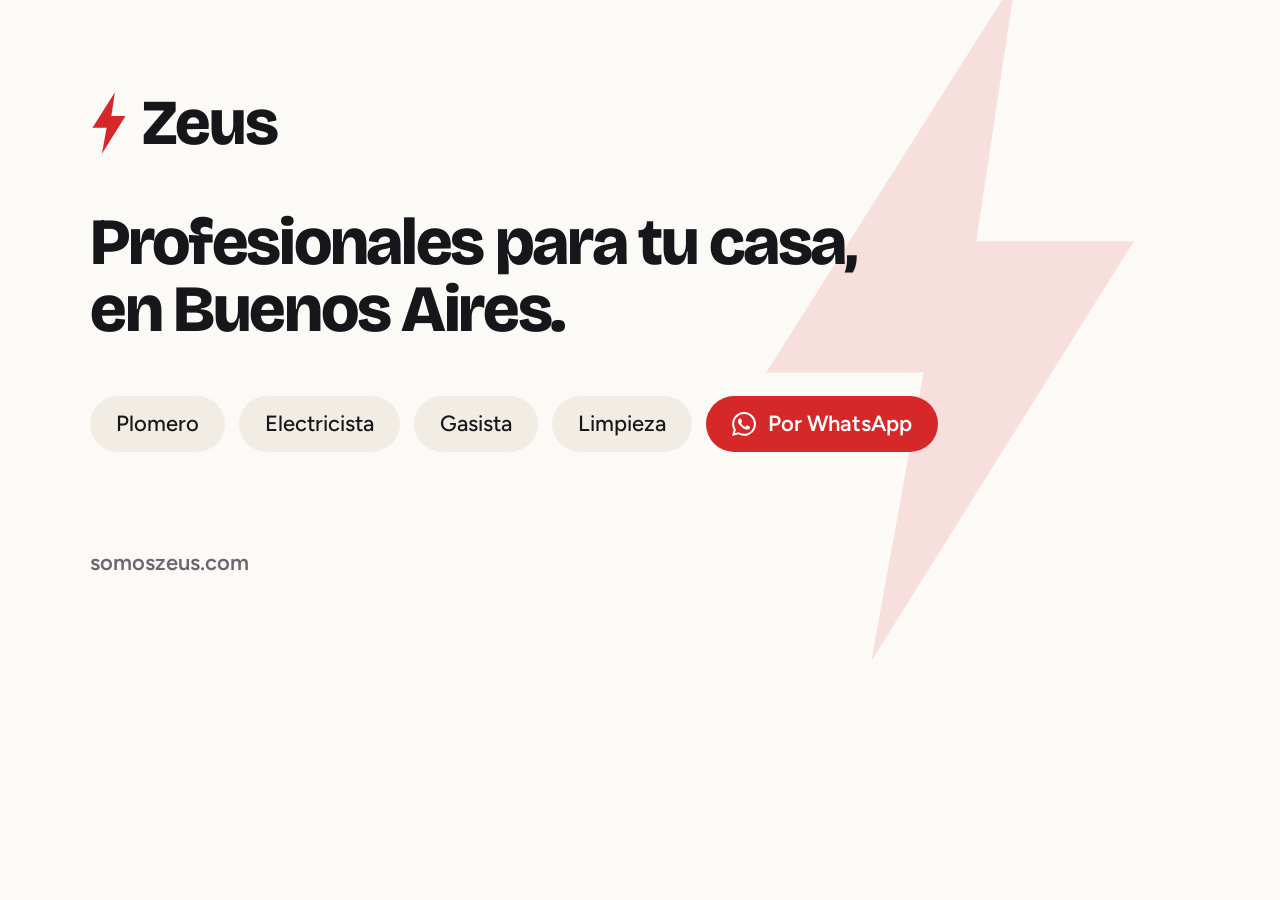
<file: landing/herramientas/og.html>
<!DOCTYPE html>
<!-- La imagen que muestran WhatsApp, Instagram y Google cuando alguien comparte somoszeus.com (og.png, 1200x630).
     Para regenerarla: abrir este archivo en Chrome, ventana de 1200x630 (o DevTools > Device toolbar > 1200x630),
     captura de pantalla a tamaño real y guardarla como landing/og.png. Usa las mismas letras y colores que index.html. -->
<html lang="es"><head><meta charset="UTF-8">
<link rel="stylesheet" href="https://fonts.googleapis.com/css2?family=Bricolage+Grotesque:opsz,wght@12..96,700;12..96,800&family=Figtree:wght@400;500;600;700&display=swap">
<style>
*{margin:0;padding:0;box-sizing:border-box}
body{width:1200px;height:630px;background:#FBFAF7;font-family:Figtree,sans-serif;color:#17161A;position:relative;overflow:hidden}
.bolt{position:absolute;right:40px;top:-60px;width:420px;height:760px;fill:#D62828;opacity:.12}
.caja{position:absolute;left:90px;top:84px;right:90px}
.logo{display:flex;align-items:center;gap:14px;font-family:'Bricolage Grotesque',sans-serif;font-weight:800;font-size:64px;letter-spacing:-0.03em}
.logo svg{width:38px;height:66px;fill:#D62828}
h1{font-family:'Bricolage Grotesque',sans-serif;font-weight:800;font-size:66px;line-height:1.02;letter-spacing:-0.035em;margin-top:48px;max-width:820px}
.chips{display:flex;gap:14px;margin-top:52px}
.chip{display:inline-flex;align-items:center;height:56px;padding:0 26px;border-radius:999px;background:#F1ECE4;font-size:22px;font-weight:500;white-space:nowrap}
.chip.rojo{background:#D62828;color:#fff;font-weight:600;gap:12px}
.chip.rojo svg{width:24px;height:24px;fill:#fff}
.dom{position:absolute;left:90px;bottom:54px;font-size:22px;font-weight:600;color:#6B6770}
</style></head><body>
<svg class="bolt" viewBox="16 4 32 56"><path d="M37 6 18 36h12l-4 22 20-32H34z"/></svg>
<div class="caja">
  <div class="logo"><svg viewBox="16 4 32 56"><path d="M37 6 18 36h12l-4 22 20-32H34z"/></svg>Zeus</div>
  <h1>Profesionales para tu casa, en Buenos Aires.</h1>
  <div class="chips">
    <span class="chip">Plomero</span><span class="chip">Electricista</span><span class="chip">Gasista</span><span class="chip">Limpieza</span>
    <span class="chip rojo"><svg viewBox="0 0 24 24"><path d="M17.472 14.382c-.297-.149-1.758-.867-2.03-.967-.273-.099-.471-.148-.67.15-.197.297-.767.966-.94 1.164-.173.199-.347.223-.644.075-.297-.15-1.255-.463-2.39-1.475-.883-.788-1.48-1.761-1.653-2.059-.173-.297-.018-.458.13-.606.134-.133.298-.347.446-.52.149-.174.198-.298.298-.497.099-.198.05-.371-.025-.52-.075-.149-.669-1.612-.916-2.207-.242-.579-.487-.5-.669-.51-.173-.008-.371-.01-.57-.01-.198 0-.52.074-.792.372-.272.297-1.04 1.016-1.04 2.479 0 1.462 1.065 2.875 1.213 3.074.149.198 2.096 3.2 5.077 4.487.709.306 1.262.489 1.694.625.712.227 1.36.195 1.871.118.571-.085 1.758-.719 2.006-1.413.248-.694.248-1.289.173-1.413-.074-.124-.272-.198-.57-.347m-5.421 7.403h-.004a9.87 9.87 0 01-5.031-1.378l-.361-.214-3.741.982.998-3.648-.235-.374a9.86 9.86 0 01-1.51-5.26c.001-5.45 4.436-9.884 9.888-9.884 2.64 0 5.122 1.03 6.988 2.898a9.825 9.825 0 012.893 6.994c-.003 5.45-4.437 9.884-9.885 9.884m8.413-18.297A11.815 11.815 0 0012.05 0C5.495 0 .16 5.335.157 11.892c0 2.096.547 4.142 1.588 5.945L.057 24l6.305-1.654a11.882 11.882 0 005.683 1.448h.005c6.554 0 11.89-5.335 11.893-11.893a11.821 11.821 0 00-3.48-8.413z"/></svg>Por WhatsApp</span>
  </div>
</div>
<div class="dom">somoszeus.com</div>
</body></html>
</file>
